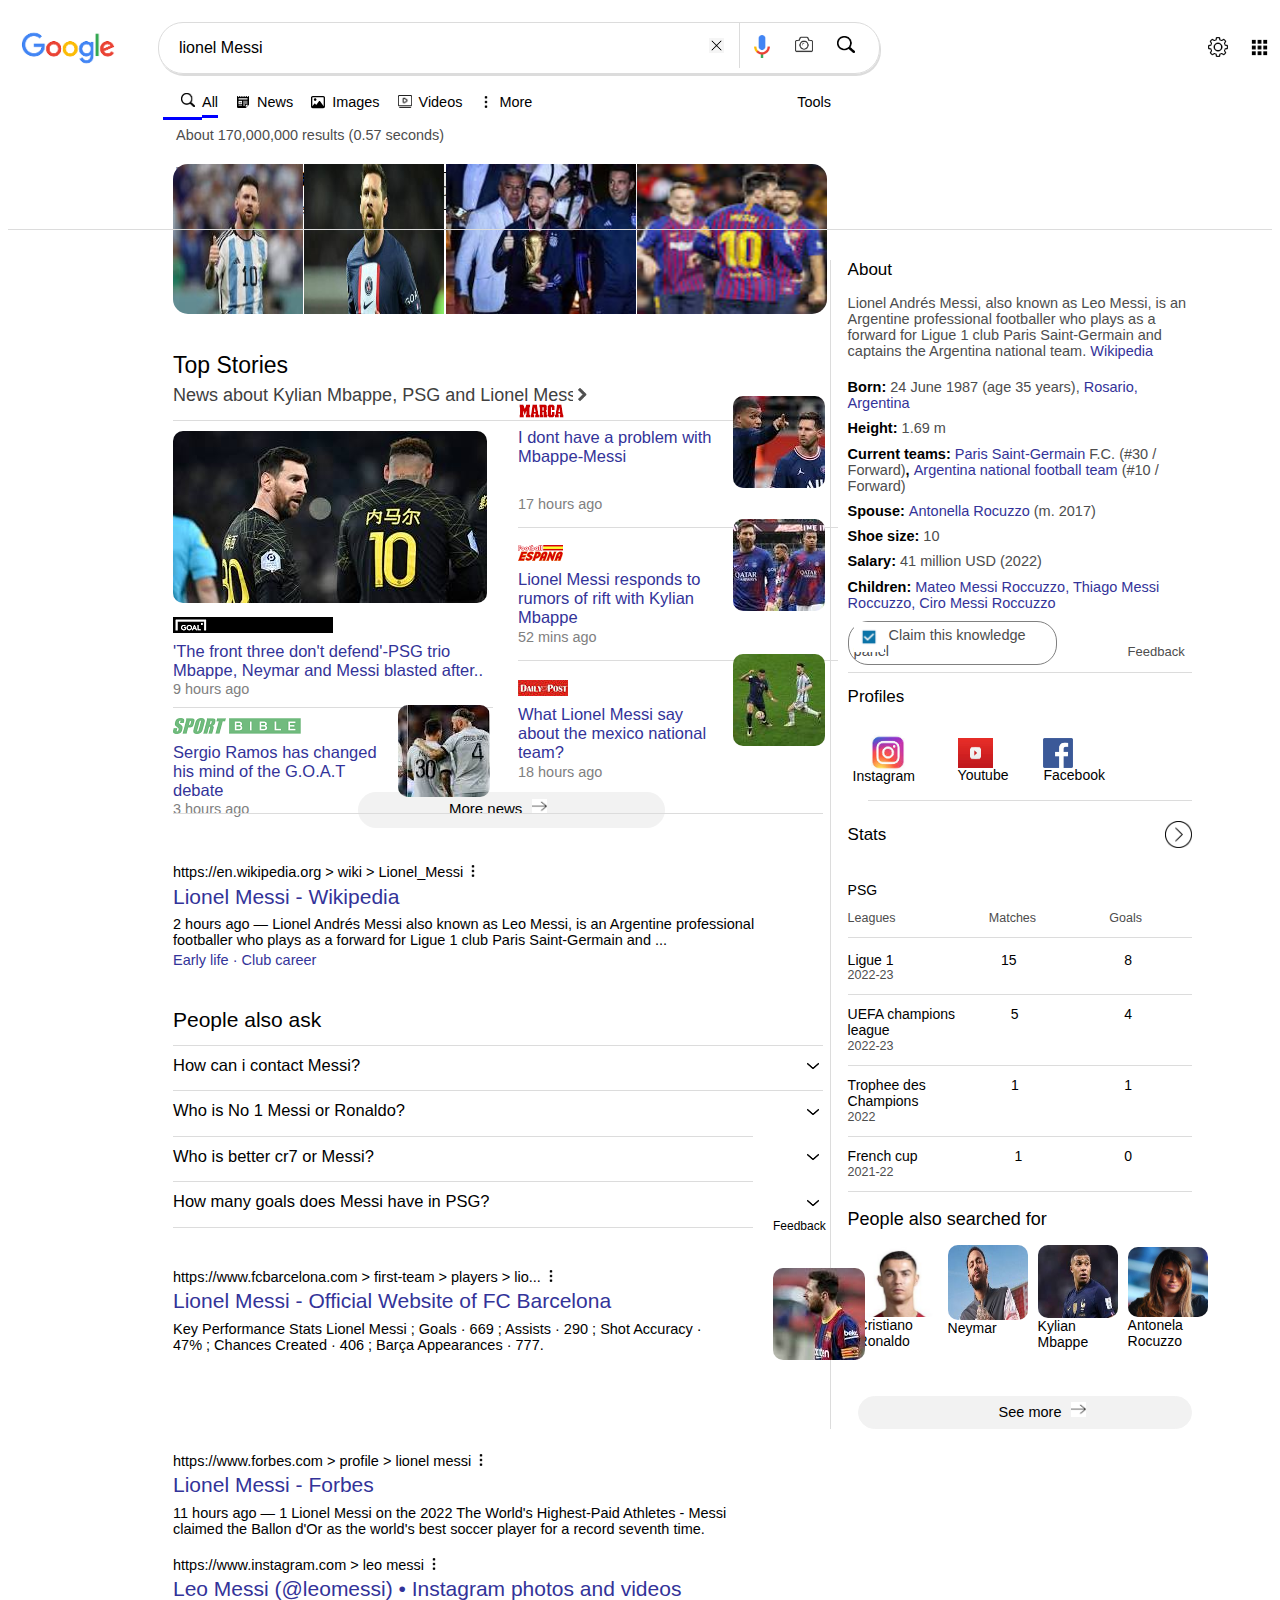
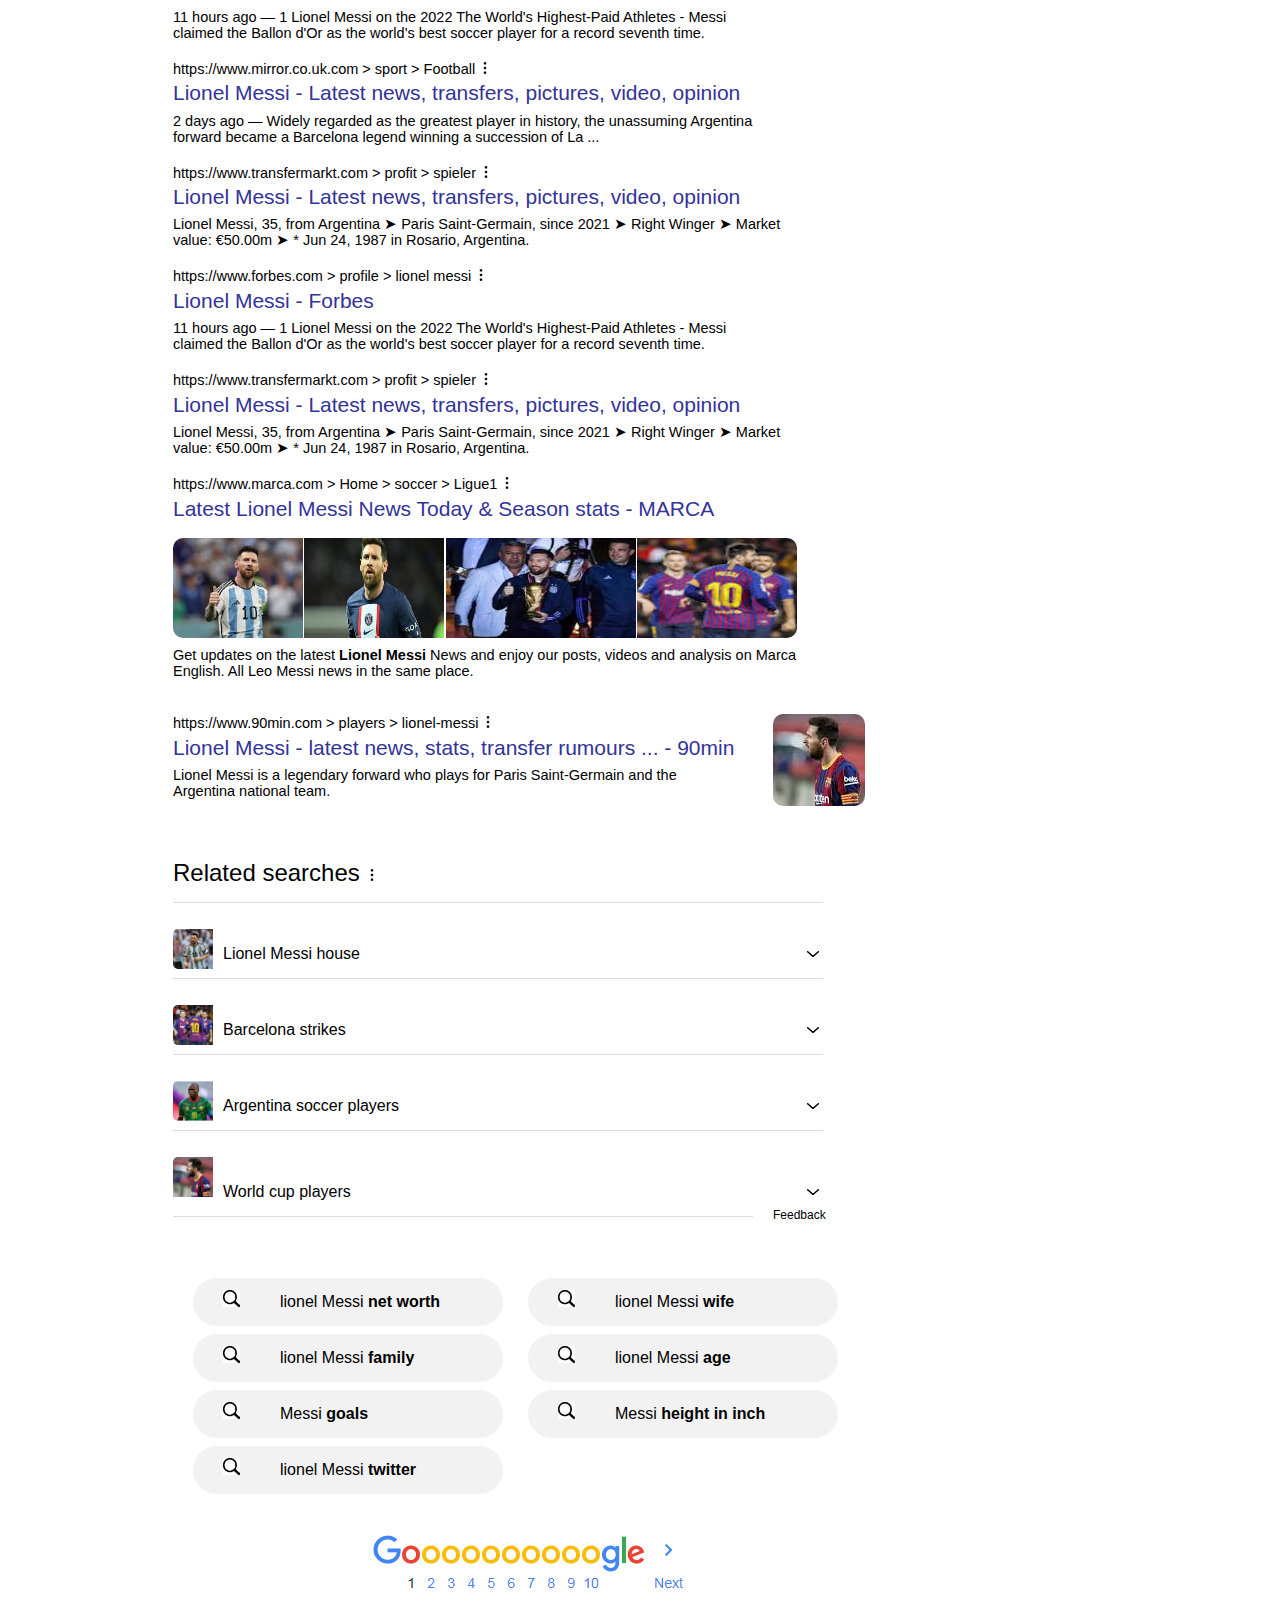
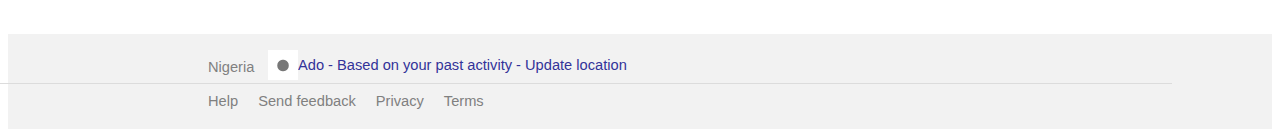
<file: index.html>
<!DOCTYPE html>
<html>
    <head>
        <meta charset="utf-8">
        <meta http-equiv="X-UA-Compatible" content="IE=edge">
        <title>Rabooglemessisearchpage</title>
        <meta name="description" content="">
        <meta name="viewport" content="width=device-width, initial-scale=1">
        <link rel="stylesheet" href="stylesheet.css">
    </head>
      <body>
         <header>
            <img width="120px;"src="/images/google icon.png">
                <div class="header-div">
                   <p style="margin-left: 20px; margin-right: 0px;">lionel Messi</p>
                   <input type="search">
                   <div style="margin-left: 250px;">
                   <img style="padding:15px; border-right: 1px solid gainsboro;" width="15px;" src="images/cancel.png">
                   <img style="padding:10px;" width="16px;" src="images/microphone.png">
                   <img style="padding:10px; margin-bottom: 5px;" width="18px;" src="images/camera.png">
                   <img style="padding:10px; margin-bottom: 5px;" width="18px;" src="images/search.png">
                   </div>
                </div>
                   <div class="header-div2">
                   <img style="margin-left:370px; padding-right:20px;" width="20px;" src="images/settings.png">
                   <img style="padding-right:20px;" width="23px;" src="images/apps.png">
                   <img style="padding-right:20px;"  width="27px;" src="images/r logo.png">
                  </div>
           <nav>
               <img class="all" src="images/search.png" width="14px"><p class="all-p">All</p>
               <img src="images/google-news.png" width="14px"><p>News</p>
               <img src="images/image-regular.svg" width="14px"><p>Images</p>
               <img src="images/video.png" width="14px"><p>Videos</p>
               <img src="images/three dots icon.png" width="12px"><p>More</p>
               <p class="tools">Tools</p>
           </nav>
           <nav class="second-nav">
               <div>
               <p>About 170,000,000 results (0.57 seconds)</p>
               <img style="border-radius: 10px;" height="55px;" width="45px" src="images/lionel13.jpg">
               <h2>Lionel Messi</h2>
               <p class="footballer">Footballer<img width="10px" src="images/three dots icon.png"></p>
               <ul>
               <li class="overview">Overview</li>
               <li>News</li>
               <li>Stats</li>
               <li>Videos</li>
               </ul>
               </div>
           </nav>
        </header>
        <div class="first-box">
         <div id="borderLeft"></div>
        </div>
        <section class="first-section">
            <h2>About</h2>
            <p>Lionel Andrés Messi, also known as Leo Messi, is an Argentine professional footballer who plays as a <br>forward for Ligue 1 club Paris Saint-Germain and<br> captains the Argentina national team. <span class="blue-h4">Wikipedia</span></p>
            <div class="first-div">
            <h4>Born: <span class="light-h4">24 June 1987 (age 35 years),</span> <span class="blue-h4">Rosario,<br> Argentina</span></h4>
            <h4>Height: <span class="light-h4">1.69 m</span></h4>
            <h4>Current teams: <span class="blue-h4">Paris Saint-Germain</span><span class="light-h4"> F.C. (#30 /<br>Forward)</span>, <span class="blue-h4">Argentina national football team</span> <span class="light-h4">(#10 / Forward)</span></h4>
            <h4>Spouse: <span class="blue-h4"> Antonella Rocuzzo</span><span class="light-h4"> (m. 2017)</span></h4>
            <h4>Shoe size: <span class="light-h4">10</span></h4>
            <h4>Salary: <span class="light-h4">41 million USD (2022)</span></h4>
            <h4>Children: <span class="blue-h4">Mateo Messi Roccuzzo, Thiago Messi Roccuzzo, Ciro Messi Roccuzzo</span></h4>
            <div><h4 class="second-div"><img class="blue-check" width="30px" src="images/blue check.png"><span class="light-h4 claim">Claim this knowledge panel</span></h4></div>
            <p style="font-size: 13px;" class="feedback">Feedback</p>
            </div>
            <h2>Profiles</h2>
            <div class="third-div">
             <figure style="margin-top: -8px">
                <img width="70px" src="images/instagram.jpg">
                <figcaption style="margin-top: -12px">Instagram</figcaption>
             </figure>
             <figure>
                <img width="35px" height="30px" src="images/youtube.jpg">
                <figcaption>Youtube</figcaption>
             </figure>
             <figure>
                <img width="30px" src="images/facebook.png">
                <figcaption>Facebook</figcaption>
             </figure>
            </div>
            <div style="margin-top: -20px" class="fourth-div">
               <div class="stats">
               <h2>Stats</h2> 
               <img height="27px" width="27px" src="/images/nextleft.png">
               </div>
               <h5>PSG</h5>
               <div class="l-m-g">
               <p>Leagues</p>
               <p style="margin-left: 20px;">Matches</p>
               <p style="padding-right: 50px;">Goals</p>
               </div>
               <div class="ligue">
                   <h5>Ligue  1</h5>
                   <h5>15</h5>
                   <h5 style="margin-right: 60px;">8</h5>  
               </div>
               <p class="year">2022-23</p>
               <div style="margin-top: -60px; position:relative" class="ligue">
                <h5>UEFA champions<br> league</h5>
                <h5 style="position:relative; margin-right: 50px;">5</h5>
                <h5 style="margin-right: 60px;">4</h5>  
               </div>
               <p class="year">2022-23</p>
               <div style="margin-top: -60px; position:relative" class="ligue">
                <h5>Trophee des<br>Champions</h5>
                <h5 style="position:relative; margin-right: 20px;">1</h5>
                <h5 style="margin-right: 60px;">1</h5>  
               </div>
               <p class="year">2022</p>  
               <div style="margin-top: -60px; position:relative" class="ligue">
                <h5>French cup</h5>
                <h5 style="position:relative; margin-right: 5px;">1</h5>
                <h5 style="margin-right: 60px;">0</h5>  
               </div>
               <p class="year">2021-22</p> 
               <h3>People also searched for</h3>  
               <div class="also-searched">
                <figure>
                    <img height="70px" width="80px" src="images/cristiano.jpg">
                    <figcaption>Cristiano Ronaldo</figcaption>
                 </figure>
                 <figure style="margin-left: -40px;">
                    <img style="margin-top: -15px;" height="75px" width="80px" src="images/neymar.jpg">
                    <figcaption>Neymar</figcaption>
                 </figure>
                 <figure style="margin-left: -40px;">
                    <img height="73px" width="80px" src="images/mbappe.jpg">
                    <figcaption>Kylian<br>Mbappe</figcaption>
                 </figure>
                 <figure style="margin-left: -40px;">
                    <img height="70px" width="80px" src="images/antonela.jpg">
                    <figcaption>Antonela<br>Rocuzzo</figcaption>
                 </figure>
               </div>         
            </div>
            <span class="see-more-span">
            <p style="color: black;" class="see-more">See more<img class="see-more-img" width="15px" src="images/right  arrow.png">
            </p>
            </span>
        </section>
        <section class="second-section">
           <div class="second-section-first-div">
              <img style="border-top-left-radius: 15px; border-bottom-left-radius: 15px;" width="130px" height="150" src="images/lionel3.jpg">
              <img width="140px" height="150" src="images/lionel6.jpg">
              <img width="190px" height="150" src="images/lionel5.jpg">
              <img style="border-top-right-radius: 15px; border-bottom-right-radius: 15px;" width=190px; height="150" src="images/lionel14.jpg">
           </div>
           <h2>Top Stories</h2>
           <h3>News about Kylian Mbappe, PSG and Lionel Messi</h3><span><img class="m-n-i" width="17px" src="images/right arrow.png"></span>
           <div class="box">
            <div id="borderLeft"></div>
           </div>
          <div class="second-section-third-div">
             <img src="images/lionel messi big.jpg" style="border-radius: 10px;">
             <div><img class="img-cap" src="images/footballblack.png"></div>
          </div>
          <p class="img-cap-p">'The front three don't defend'-PSG trio<br>Mbappe, Neymar and Messi blasted after..</p>
          <p class="img-div-time">9 hours ago</p>
          <div class="second-box">
            <div id="borderLeft"></div>
          </div>
          <div class="img-div-stories">
             <img src="images/sport bible.png">
             <p class="img-cap-p">Sergio Ramos has changed<br> his mind of the G.O.A.T<br> debate</p>
             <p class="img-div-time">3 hours ago</p>
             <img class="div-stories-img" src="images/sergio.jpg">
          </div>
          <div class="div-stories-right">
          <div class="img-div-stories-right">
            <img src="images/marca.png">
            <p class="img-cap-p-right">I dont have a problem with<br> Mbappe-Messi </p>
            <p class="img-div-time-right">17 hours ago</p>
            <img class="div-stories-img-right" src="images/nopmbappe.jpg">
            <div class="second-box-right">
               <div id="borderLeft"></div>
             </div>
          </div>
          <div class="img-div-stories-right-2">
            <img src="images/espada.png">
            <p class="img-cap-p-right-2">Lionel Messi responds to<br>rumors of rift with Kylian<br>Mbappe</p>
            <p class="img-div-time-right-2">52 mins ago</p>
            <img class="div-stories-img-right-2" src="images/rift.jpg">
            <div class="second-box-right">
               <div id="borderLeft"></div>
             </div>
          </div>
          <div class="img-div-stories-right-2">
            <img src="images/power.jpg">
            <p class="img-cap-p-right-2">What Lionel Messi say<br>about the mexico national<br>team?</p>
            <p class="img-div-time-right-2">18 hours ago</p>
            <img class="div-stories-img-right-2" src="images/argentina.jpg">
          </div>
        </section>
        <p class="more-news">More news<img class="see-more-img" width="15px" src="images/right  arrow.png"></p>
        <div style="margin-left: 165px; margin-top: -30px;"class="box">
         <div id="borderLeft"></div>
        </div>
        <section class="third-section">
           <div>
           <p>https://en.wikipedia.org > wiki > Lionel_Messi <img width="12px" src="images/three dots icon.png"></p>
           <h2>Lionel Messi - Wikipedia</h2>
           <p>2 hours ago — Lionel Andrés Messi also known as Leo Messi, is an Argentine professional<br> footballer who plays as a forward for Ligue 1 club Paris Saint-Germain and ...</p>
           <p style="color: #333399;">‎Early life · ‎Club career</p>
           </div>
           <div class="second-div">
           <h2>People also ask</h2>
           <div class="fourth-box">
            <div id="borderLeft"></div>
           </div>
           <p>How can i contact Messi?</p>
           <img width="30px" class="arrow-img" src="images/dropdown arrow.png">
           <div class="fifth-box">
            <div id="borderLeft"></div>
           </div>
           <p>Who is No 1 Messi  or Ronaldo?</p>
           <img width="30px" class="arrow-img" src="images/dropdown arrow.png">
           <div class="sixth-box">
            <div id="borderLeft"></div>
           </div>
           <p>Who is better cr7 or Messi?</p>
           <img width="30px" class="arrow-img" src="images/dropdown arrow.png">
           <div class="sixth-box">
            <div id="borderLeft"></div>
           </div>
           <p>How many goals does Messi have in PSG?</p>
           <img width="30px" class="arrow-img" src="images/dropdown arrow.png">
           <div class="sixth-box">
            <div id="borderLeft"></div>
           </div><span><p id="feedback">Feedback</p></span>
           </div>
           <div class="fifth-div first">
            <img class="fifth-div-images"src="images/lionelmessi20.jpg">
            <p>https://www.fcbarcelona.com > first-team > players > lio... <img width="12px" src="images/three dots icon.png"></p>
            <h2>Lionel Messi - Official Website of FC Barcelona</h2>
            <p>Key Performance Stats Lionel Messi ; Goals · 669 ; Assists · 290 ; Shot Accuracy ·<br> 47% ; Chances Created · 406 ; Barça Appearances · 777.
            </p>
           </div>
           <div class="fifth-div">
            <p>https://www.forbes.com > profile > lionel messi <img width="12px" src="images/three dots icon.png"></p>
            <h2>Lionel Messi - Forbes</h2>
            <p>11 hours ago — 1 Lionel Messi on the 2022 The World's Highest-Paid Athletes - Messi<br> claimed the Ballon d'Or as the world's best soccer player for a record seventh time.
            </p>
           </div>
           <div class="fifth-div">
            <p>https://www.instagram.com > leo messi <img width="12px" src="images/three dots icon.png"></p>
            <h2>Leo Messi (@leomessi) • Instagram photos and videos</h2>
            <p>11 hours ago — 1 Lionel Messi on the 2022 The World's Highest-Paid Athletes - Messi<br> claimed the Ballon d'Or as the world's best soccer player for a record seventh time.
            </p>
           </div>
           <div class="fifth-div">
            <p>https://www.mirror.co.uk.com > sport > Football <img width="12px" src="images/three dots icon.png"></p>
            <h2>Lionel Messi - Latest news, transfers, pictures, video, opinion</h2>
            <p>2 days ago — Widely regarded as the greatest player in history, the unassuming Argentina<br> forward became a Barcelona legend winning a succession of La ...</p>
           </div>
           <div class="fifth-div">
            <p>https://www.transfermarkt.com > profit > spieler <img width="12px" src="images/three dots icon.png"></p>
            <h2>Lionel Messi - Latest news, transfers, pictures, video, opinion</h2>
            <p>Lionel Messi, 35, from Argentina ➤ Paris Saint-Germain, since 2021 ➤ Right Winger ➤ Market<br> value: €50.00m ➤ * Jun 24, 1987 in Rosario, Argentina.
            </p>
           </div>
           <div class="fifth-div">
            <p>https://www.forbes.com > profile > lionel messi <img width="12px" src="images/three dots icon.png"></p>
            <h2>Lionel Messi - Forbes</h2>
            <p>11 hours ago — 1 Lionel Messi on the 2022 The World's Highest-Paid Athletes - Messi<br> claimed the Ballon d'Or as the world's best soccer player for a record seventh time.
            </p>
           </div>
           <div class="fifth-div">
            <p>https://www.transfermarkt.com > profit > spieler <img width="12px" src="images/three dots icon.png"></p>
            <h2>Lionel Messi - Latest news, transfers, pictures, video, opinion</h2>
            <p>Lionel Messi, 35, from Argentina ➤ Paris Saint-Germain, since 2021 ➤ Right Winger ➤ Market<br> value: €50.00m ➤ * Jun 24, 1987 in Rosario, Argentina.
            </p>
           </div>
           <div class="fifth-div">
            <p>https://www.marca.com > Home > soccer > Ligue1 <img width="12px" src="images/three dots icon.png"></p>
            <h2>Latest Lionel Messi News Today & Season stats - MARCA</h2>
            <div>
               <div class="second-section-first-div">
                  <img style="border-top-left-radius: 10px; border-bottom-left-radius: 10px;" width="130px" height="100" src="images/lionel3.jpg">
                  <img width="140px" height="100" src="images/lionel6.jpg">
                  <img width="190px" height="100" src="images/lionel5.jpg">
                  <img style="border-top-right-radius: 10px; border-bottom-right-radius: 10px;" width=160px; height="100" src="images/lionel14.jpg">
               </div>
            </div>
            <p class="fifth-div-p">Get updates on the latest <b>Lionel Messi</b> News and enjoy our posts, videos and analysis on Marca<br> English. All Leo Messi news in the same place.</p>
           </div>
           <div class="fifth-div first">
            <img class="fifth-div-images"src="images/lionelmessi20.jpg">
            <p>https://www.90min.com > players > lionel-messi <img width="12px" src="images/three dots icon.png"></p>
            <h2>Lionel Messi - latest news, stats, transfer rumours ... - 90min</h2>
            <p>Lionel Messi is a legendary forward who plays for Paris Saint-Germain and the<br> Argentina national team.
            </p>
           </div>
        </section>
        <section class="fourth-section">
            <div class="second-div">
                <h2>Related searches <img width="12px" src="images/three dots icon.png"></h2>
                <div class="fourth-box">
                 <div id="borderLeft"></div>
                </div>
                <p><img class="little-img" style="border-radius: 5px;" height="40px;" width="40px" src="images/lionel13.jpg">Lionel Messi house</p>
                <img width="30px" class="arrow-img" src="images/dropdown arrow.png">
                <div class="fifth-box">
                 <div id="borderLeft"></div>
                </div>
                <p><img class="little-img" style="border-radius: 5px;" height="40px;" width="40px" src="images/lionel14.jpg">Barcelona strikes</p>
                <img width="30px" class="arrow-img" src="images/dropdown arrow.png">
                <div class="fifth-box">
                 <div id="borderLeft"></div>
                </div>
                <p><img class="little-img" style="border-radius: 5px;" height="40px;" width="40px" src="images/lionel15.jpg">Argentina soccer players</p>
                <img width="30px" class="arrow-img" src="images/dropdown arrow.png">
                <div class="fifth-box">
                 <div id="borderLeft"></div>
                </div>
                <p><img class="little-img last" style="border-radius: 5px;" height="40px;" width="40px" src="images/lionelmessi20.jpg">World cup players</p>
                <img width="30px" class="arrow-img" src="images/dropdown arrow.png">
                <div class="sixth-box">
                    <div id="borderLeft"></div>
                   </div><span><p id="feedback2">Feedback</p></span>
                </div>
        </section>
        <section class="fifth-section">
           <div>
           <p><img class="last-img" width="17px;" src="images/search.png">lionel Messi <b>net worth</b></p>
           <p><img class="last-img" width="17px;" src="images/search.png">lionel Messi <b>wife</b></p>
           <p><img class="last-img" width="17px;" src="images/search.png">lionel Messi <b>family</b></p>
           <p><img class="last-img" width="17px;" src="images/search.png">lionel Messi <b>age</b></p>
           <p><img class="last-img" width="17px;" src="images/search.png">Messi <b>goals</b></p>
           <p><img class="last-img" width="17px;" src="images/search.png">Messi <b>height in inch</b></p>
           <p><img class="last-img" width="17px;" src="images/search.png">lionel Messi <b>twitter</b></p>
           </div>
        </section>
        <footer>
           <img class="gooogle" src="images/gooooooogle.PNG">
           <div>
              <p class="nigeria">Nigeria</p>
              <p class="second-div-p"><img width="30px" src="images/grey dot.png">Ado - Based on your past activity - Update location</p>
              <div class="inner-div">
                 <li>Help</li>
                 <li>Send feedback</li>
                 <li>Privacy</li>
                 <li>Terms</li>
              </div>
           </div>
        </footer>
   </body>
</html>
</file>
<file: stylesheet.css>
*{
    font-family: -apple-system, BlinkMacSystemFont, 'Segoe UI', Roboto, Oxygen, Ubuntu, Cantarell, 'Open Sans', 'Helvetica Neue', sans-serif;
    list-style: none;
}
 .header-div{
    display: flex;
    flex-direction: row;
    align-items: center;
    border: 1px solid gainsboro;
    border-radius: 25px;
    width: 720px;
    height: 50px;
    margin-top: -70px;
    margin-left: 150px;
    box-shadow: 1px 2px gainsboro;
}
.header-div2{
    display: flex;
    flex-direction: row;
    align-items: center;
    margin-top: -40px;
    margin-left: 830px;
}
input{
    display: flex;
    border: none;
}
.three-icons{
    padding: 20px;
}
nav{
    display: flex;
    flex-direction: row;
    align-items: center;
    font-size: 14.45px; 
    margin-left: 155px;
    margin-top: 10px;
}
nav img{
    padding-left: 18px;
    padding-right: 7px;
    
}
.tools{
    padding-left: 265px;
}
.all{
    margin-top: 10px;
    border-bottom: 3px solid blue;
    padding-bottom: 10px;
}
.all-p{
    margin-top: 23px;
    border-bottom: 3px solid blue;
    padding-bottom: 5px;
}
header h2{
    font-weight: normal;
    margin-left: 155px;
    margin-top: -2px;
    font-size: 23.5px;
    color: black;
}
nav nav{
    margin-left: 155px;
}
.second-nav{
    margin-top: -20px;
    color: #4d4d4d;
    border-bottom: 1px solid gainsbor;
}
.first-box{
    width: 100%;
    position: relative;
    border-bottom: 1px solid gainsboro;
    margin-top: 0px;
}
.second-nav p{
    margin-left: 13px;
}
.second-nav h2{
    margin-top: -65px;
    margin-left: 80px;
    font-size: 30px;
}
.second-nav img{
    margin-top: 10px;
    margin-left: -5px;
}
.footballer{
    margin-top: -25px;
    padding-left: 68px;
    font-size: 15px;
    color: #4d4d4d;
}
header ul{
    margin-top: -65px;
    margin-left: 210px;
    list-style: none;
    display: flex;
    justify-content: space-evenly:
}
header li{
    padding-left: 20px;
    padding-right: 20px;
    padding-bottom: 10px;
    padding-top: 10px;
    background-color: #e6e6e6;
    margin: 5px;
    border: 1px solid gainsboro;
    border-radius: 30px;
    font-size: 14px;
}
.overview{
    border: 1px solid black;
}
header hr{
    font-weight: lighter;
    color: gainsboro;
}

/*first-section*/

.first-section{
    margin-left: 65%;
    margin-top: 30px;
    border-left: 1px solid gainsboro;
    padding-left: 17px;
    margin-right: 80px;
}
.first-section h2{
    font-size: 17px;
    font-weight: 500;
}
.first-section p{
    font-size: 14.5px;
    color: #4d4d4d;
}
.first-section div{
    margin-top: 30px;
}
.first-section h4{
    margin-top: -10px;
    font-size: 14.5px;
    padding-top: -20px;
}
.second-p{
    font-weight: normal;
    font-size: 14.5px;
    margin-left: 5px;
}
.light-h4{
    font-weight: normal;
    color: #4d4d4d;
}
.blue-h4{
    font-weight: normal;
    color: #333399;
}
.blue-check{
    position: absolute;
    margin-top: -5px;
    padding-right: 3px;
}
.claim{
    padding-top: -40px;
    margin-left: 35px;
}
.first-section .second-div{
    border: 1px solid grey;
    padding-top: 5px;
    padding-bottom: 5px;
    padding-left: 5px;
    padding-right: 5px;
    border-radius: 20px;
    margin-right: 135px;
    margin-top: -20px;
}
.feedback{
    margin-top: -40px;
    margin-left: 280px;
    font-weight: normal;
    font-size: 2px;
}
.first-div{
    border-bottom: 1px solid gainsboro;
}
figcaption{
    font-size: 14px;
}
figure{
    padding-right: 10px;
}
.third-div{
    display: flex;
    align-items: center;
    margin-left: 20px;
    border-bottom: 1px  solid gainsboro;
}
.third-div figure{
    margin-left: -15px;
    margin-top: 0px;
}
.third-div figcaption{
    margin-top: -5px;
}
.stats{
    display: flex;
    justify-content: space-between;
    align-items: center;
}
.fourth{
    position: absolute;
}
.fourth-div h5{
    font-weight: normal;
    font-size: 14px;
}
.fourth-div p{
    font-size: 12.5px;
}
.l-m-g{
    display: flex;
    justify-content: space-between;
    font-size: 5px;
    top: -30px;
    position: relative;
    padding-bottom: -50px;
    border-bottom: 1px  solid gainsboro;
}
.stats-size{
    font-size: 5px;
}
.ligue{
    display: flex;
    justify-content: space-between;
    position: relative;
    top: -70px;
}
.year{
    top: -105px;
    position: relative;
    border-bottom: 1px solid gainsboro;
    padding-bottom: 12px;
}
.fourth-div h3{
    font-weight: 500; 
    font-size: 18px;
    margin-top: -100px;
}
.also-searched img{
    display: flex;
    align-items: center;
    border-radius: 10px;
}
.also-searched{
    display: flex;
    align-items: center;
    margin-left: -30px;
    margin-top: -60px;
}
.also-searched figure{
    margin-top: -15px;
}
.see-more-span{
}
.see-more{
    font-size: 30px;
    margin-left: 10px;
    color: black;
    margin-top: 30px;
    border:  1px solid #f2f2f2;
    background-color: #f2f2f2;
    padding: 7px 70px 8px 140px;
    border-radius: 20px;
}
.see-more-img{
    margin-left: 10px;
    margin-top: -100px;
    background-color: gainsboro;
}
.second-section{
    margin-top: -1280px;
    margin-left: 165px;  
}
.third-section{
    margin-top: 60px;
    margin-left: 165px;
}
.second-section-first-div img{
    margin-right: -3px;
}
.second-section h2, h3{
    font-weight: normal;
}
.second-section h2{
    padding-top: 15px;
    font-size: 23px;
}
.second-section h3{
    margin-top: -13px;
    color: #404040;
    font-size: 18px;
    padding-bottom: 0px;
}
.box{
    width: 650px;
    position: relative;
    border-bottom: 1px solid gainsboro;
    margin-top: -25px;
}
.second-box{
    width: 320px;
    position: relative;
    border-bottom: 1px solid gainsboro;
    margin-top: -5px;
}
.second-box-right{
    width: 320px;
    position: relative;
    border-bottom: 1px solid gainsboro;
    margin-top: -95px;
}
.img-cap{
    margin-top: 10px;
    margin-left: 0px;
}
.img-cap-p{
    margin-top: 5px;
    font-size: 16.5px;
    color: #333399;
}
.img-div-time{
    font-size: 14.45px;
    color: grey;
    margin-top: -15px;
}
.m-n-i{
    top: -38px;
    margin-left: 400px;
    position: relative;
} 
.second-section-third-div{
    margin-top: 10px;
}
.img-div-stories{
    margin-top: 10px;
}
.div-stories-img{
    position: relative;
    top: -127px;
    margin-left: 225px;
    border-radius: 10px;
}
.img-div-stories-right{
    margin-top: -475px;
    margin-left: 345px;
}
.img-div-stories-right-2{
    margin-top: 17px;
    margin-left: 345px;
    padding-bottom: 2px;
}
.div-stories-img-right{
    position: relative;
    top: -130px;
    margin-left: 215px;
    border-radius: 10px;
}
.div-stories-img-right-2{
    position: relative;
    top: -140px;
    margin-left: 215px;
    border-radius: 10px;
}
.img-cap-p-right{
    margin-top: 5px;
    font-size: 16.5px;
    color: #333399;
}
.img-cap-p-right-2{
    margin-top: 5px;
    font-size: 16.5px;
    color: #333399;
}
.img-div-time-right{
    font-size: 14.45px;
    color: grey;
    margin-top: 30px;
}
.img-div-time-right-2{
    font-size: 14.45px;
    color: grey;
    margin-top: -15px;
}
.also{
    margin-top: -90px;
    font-size: 18px;
    color: #4d4d4d;
    padding-bottom: 17px;
}
.img-div-stories-btm{
    margin-top: 50px;
}
.div-stories-right{
    position: relative;
    top: -50px;
}
.more-news{
    font-size: 15px;
    margin-left: 350px;
    color: black;
    margin-top: -150px;
    border:  1px solid #f2f2f2;
    background-color: #f2f2f2;
    padding: 7px 15px 10px 90px;
    width: 200px;
    border-radius: 20px;
}
.more-news-img{
    margin-left: 10px;
    margin-top: -100px;
    background-color: gainsboro;
}
.third-section p{
    font-size: 14.5px;
    margin-top: -10px;
}
.third-section h2{
    font-weight: normal;
    color: #333399;
    font-size: 21px;
    margin-top: -10px;
}
.third-section .second-div{
    margin-top: 50px;
}
.third-section .second-div h2{
    color: black;
}
.third-section .second-div p{
    margin-top: 10px;
    font-size: 16.5px;
}
.fourth-box{
    width: 650px;
    position: relative;
    border-bottom: 1px solid gainsboro;
    margin-top: -5px;
}
.fifth-box{
    width: 650px;
    border-bottom: 1px solid gainsboro;
    margin-top: -35px;
}
.sixth-box{
    width: 580px;
    border-bottom: 1px solid gainsboro;
    margin-top: -35px;
}
.arrow-img{
    position: relative;
    top: -40px;
    margin-left: 625px;
}
.third-section #feedback{
    font-size: 12px;
    margin-top: -9px;
    margin-left: 600px;
}
.third-section .fifth-div{
    margin-top: 30px;
}
.fifth-div{
    padding-bottom: 0px;
}
.fifth-div-images{
    border-radius: 10px;
    position: relative;
    top: 85px;
    left: 600px;
}
.first{
    top: -80px;
}
.fifth-div{
    position: relative;
    margin-top: 0px;
}
.fifth-div-p{
    padding-top: 15px;
}
.fourth-section{
    margin-left: 165px;
    margin-top: -40px;
}
.fourth-section h2{
    font-weight: normal;
}
.fourth-section #feedback2{
    font-size: 12px;
    margin-top: -9px;
    margin-left: 600px;
}
.little-img{
    position: relative;
    top: 10px;
    padding-right: 10px;
}
.last{
    padding-bottom: 10px;
}
.fifth-section div img{
    margin-top: -25px;
    padding-right: 40px;
}
.fifth-section div p{
    background-color: #f2f2f2;
    padding: 15px 30px 15px 30px;
    border-radius: 25px;
    width: 250px;
    margin-bottom: -8px; 
}
.fifth-section div p:hover{
    text-decoration: underline;
    cursor: pointer;
}
li, span, img, figcaption, a {
    cursor: pointer;
}
.img-cap-p:hover{
    text-decoration: underline;
}
div h2:hover{
    text-decoration: underline;
    cursor: pointer;
}
li:not(.overview):hover{
    background-color: grey;
}
.fifth-section{
    margin-left: 185px;
    margin-top: 40px;
}
.fifth-section div{
    display: grid;
    grid-template-columns: auto auto;
    width: 600px;
    column-gap: 25px;
}
footer div{
    background-color: #f2f2f2;
    padding-top: 5px;
    margin-top: 40px;

}
.gooogle{
    margin-top: 30px;
}
footer img{
    margin-left: 360px;
    top: 10px;
    position: relative;
}
footer p{
    font-size: 14.65px;
}
.second-div-p{
    position: relative;
    right: 100px;
    color: #333399;
    top: -50px;
    padding-bottom: 10px;
    width: 100%;
    border-bottom: 1px solid gainsboro;
}
.nigeria{
    margin-left: 200px;
    margin-top: 20px;
    color: grey;
}
footer .inner-div{
    display: flex;
    margin-left: 200px;
    margin-top: -60px;
    font-size: 14.65px;
}
footer li{
    padding-right: 20px;
    color: grey;
    padding-bottom: 20px;
}
</file>
